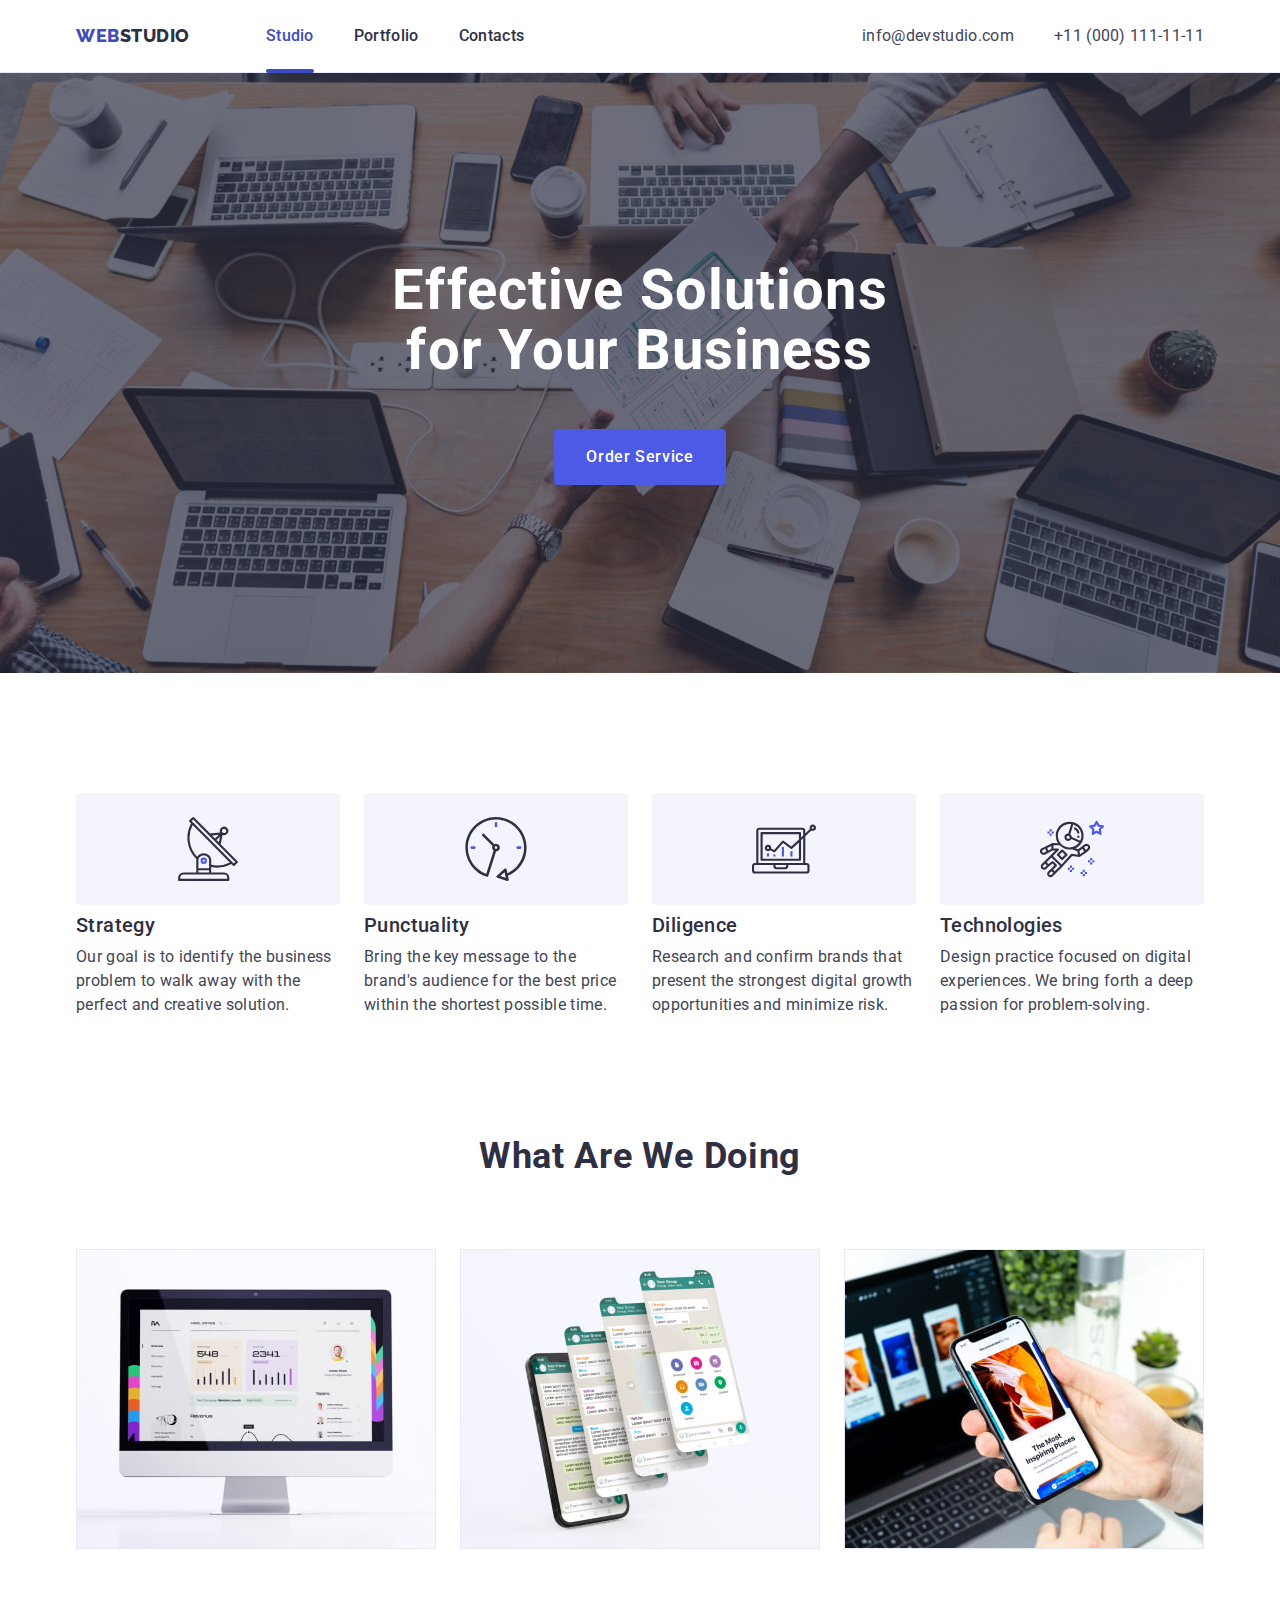
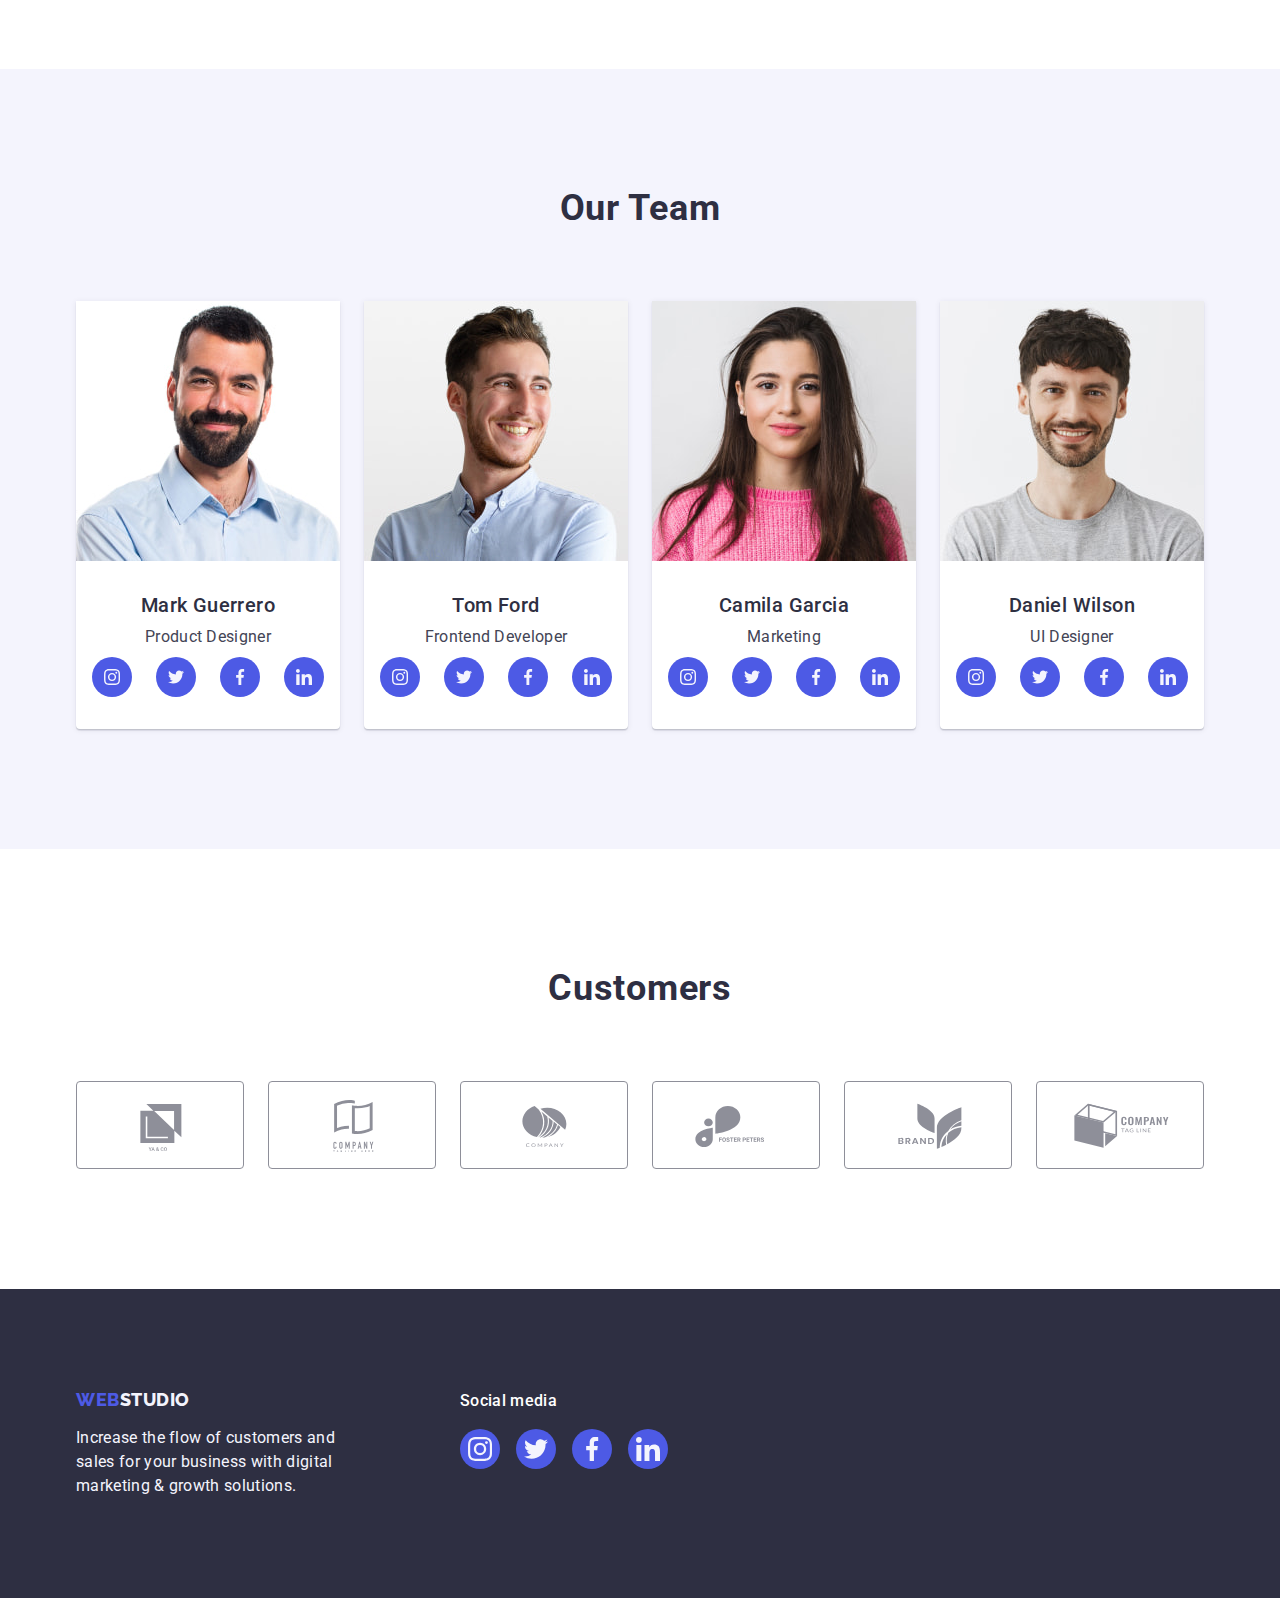
<file: index.html>
<!DOCTYPE html>
<html lang="en">
  <head>
    <meta charset="UTF-8" />
    <meta http-equiv="X-UA-Compatible" content="IE=edge" />
    <meta name="viewport" content="width=device-width, initial-scale=1.0" />

    <link rel="preconnect" href="https://fonts.googleapis.com" />
    <link rel="preconnect" href="https://fonts.gstatic.com" crossorigin />
    <link
      href="https://fonts.googleapis.com/css2?family=Raleway:wght@800&family=Roboto:wght@400;500;700&display=swap"
      rel="stylesheet"
    />

    <link
      rel="stylesheet"
      href="https://cdn.jsdelivr.net/npm/modern-normalize@2.0.0/modern-normalize.min.css"
    />

    <link rel="stylesheet" href="./css/styles.css" />

    <title>Studio</title>
  </head>
  <body>
    <!-- Header section -->
    <header class="header">
      <div class="header-container container">
        <nav class="header-nav">
          <a class="header-logo link" href="./index.html"
            >Web<span class="logo-studio">Studio</span></a
          >
          <ul class="header-ul list">
            <li>
              <a class="header-studio active link" href="./index.html"
                >Studio</a
              >
            </li>
            <li>
              <a class="header-studio link" href="./portfolio.html"
                >Portfolio</a
              >
            </li>
            <li>
              <a class="header-studio link" href="">Contacts</a>
            </li>
          </ul>
        </nav>
        <address class="address">
          <ul class="header-address list">
            <li>
              <a class="address-link link" href="mailto:info@devstudio.com"
                >info@devstudio.com</a
              >
            </li>
            <li>
              <a class="address-link link" href="tel:+110001111111"
                >+11 (000) 111-11-11</a
              >
            </li>
          </ul>
        </address>
      </div>
    </header>

    <!-- Main block -->
    <main>
      <!-- Hero section -->

      <section class="hero-background">
        <div class="container">
          <h1 class="hero-font">Effective Solutions for Your Business</h1>
          <button type="button" class="hero-button" data-modal-open>
            Order Service
          </button>
        </div>
      </section>

      <!-- Section1 -->
      <section class="section-second">
        <div class="container">
          <h2 class="visually-hidden">Our possibilities</h2>

          <ul class="line-cont list">
            <li class="strategy-cont">
              <div class="icon-container">
                <svg class="our-icon" width="64" height="64">
                  <use href="./images/icons.svg#icon-antenna"></use>
                </svg>
              </div>
              <h3 class="sectionn-list">Strategy</h3>
              <p class="textt-list">
                Our goal is to identify the business problem to walk away with
                the perfect and creative solution.
              </p>
            </li>

            <li class="strategy-cont">
              <div class="icon-container">
                <svg class="our-icon" width="64" height="64">
                  <use href="./images/icons.svg#icon-clock"></use>
                </svg>
              </div>
              <h3 class="sectionn-list">Punctuality</h3>
              <p class="textt-list">
                Bring the key message to the brand's audience for the best price
                within the shortest possible time.
              </p>
            </li>

            <li class="strategy-cont">
              <div class="icon-container">
                <svg class="our-icon" width="64" height="64">
                  <use href="./images/icons.svg#icon-diagram"></use>
                </svg>
              </div>
              <h3 class="sectionn-list">Diligence</h3>
              <p class="textt-list">
                Research and confirm brands that present the strongest digital
                growth opportunities and minimize risk.
              </p>
            </li>

            <li class="strategy-cont">
              <div class="icon-container">
                <svg class="our-icon" width="64" height="64">
                  <use href="./images/icons.svg#icon-astronaut"></use>
                </svg>
              </div>
              <h3 class="sectionn-list">Technologies</h3>
              <p class="textt-list">
                Design practice focused on digital experiences. We bring forth a
                deep passion for problem-solving.
              </p>
            </li>
          </ul>
        </div>
      </section>
      <!-- Section2 -->
      <section class="section-third">
        <div class="doing-container container">
          <h2 class="section-tittle">What are we doing</h2>
          <ul class="doing-cont list">
            <li class="block-width">
              <img
                class="block-list"
                src="./images/images/monitor.jpg"
                alt="monitor"
                width="360"
              />
            </li>
            <li class="block-width">
              <img
                class="block-list"
                src="./images/images/phone.jpg"
                alt="phone"
                width="360"
              />
            </li>
            <li class="block-width">
              <img
                class="block-list"
                src="./images/phonehand.jpg"
                alt="phone-hand"
                width="360"
              />
            </li>
          </ul>
        </div>
      </section>
      <!-- Section3 -->
      <section class="backteam">
        <div class="team-container container">
          <h2 class="section-tittle">Our Team</h2>
          <ul class="team-cont list">
            <li class="backteam-list">
              <img
                class="block-list"
                src="./images/images/mark.jpg"
                alt="Mark Guerrero"
                width="264"
              />
              <div class="name-position">
                <h3 class="name-list">Mark Guerrero</h3>
                <p class="posission-list">Product Designer</p>

                <ul class="mark-list">
                  <li class="mark-items">
                    <a class="mark-link" href="">
                      <svg class="mark-icon" width="16" height="16">
                        <use href="./images/icons.svg#icon-instagram"></use>
                      </svg>
                    </a>
                  </li>
                  <li class="mark-items">
                    <a class="mark-link" href="">
                      <svg class="mark-icon" width="16" height="16">
                        <use href="./images/icons.svg#icon-twitter"></use>
                      </svg>
                    </a>
                  </li>
                  <li class="mark-items">
                    <a class="mark-link" href="">
                      <svg class="mark-icon" width="16" height="16">
                        <use href="./images/icons.svg#icon-facebook"></use>
                      </svg>
                    </a>
                  </li>
                  <li class="mark-items">
                    <a class="mark-link" href="">
                      <svg class="mark-icon" width="16" height="16">
                        <use href="./images/icons.svg#icon-linkedin"></use>
                      </svg>
                    </a>
                  </li>
                </ul>
              </div>
            </li>
            <li class="backteam-list">
              <img
                class="block-list"
                src="./images/tom.jpg"
                alt="Tom Ford"
                width="264"
              />
              <div class="name-position">
                <h3 class="name-list">Tom Ford</h3>
                <p class="posission-list">Frontend Developer</p>

                <ul class="mark-list">
                  <li class="mark-items">
                    <a class="mark-link" href="">
                      <svg class="mark-icon" width="16" height="16">
                        <use href="./images/icons.svg#icon-instagram"></use>
                      </svg>
                    </a>
                  </li>
                  <li class="markm-items">
                    <a class="mark-link" href="">
                      <svg class="mark-icon" width="16" height="16">
                        <use href="./images/icons.svg#icon-twitter"></use>
                      </svg>
                    </a>
                  </li>
                  <li class="mark-items">
                    <a class="mark-link" href="">
                      <svg class="mark-icon" width="16" height="16">
                        <use href="./images/icons.svg#icon-facebook"></use>
                      </svg>
                    </a>
                  </li>
                  <li class="mark-items">
                    <a class="mark-link" href="">
                      <svg class="mark-icon" width="16" height="16">
                        <use href="./images/icons.svg#icon-linkedin"></use>
                      </svg>
                    </a>
                  </li>
                </ul>
              </div>
            </li>
            <li class="backteam-list">
              <img
                class="block-list"
                src="./images/camila.jpg"
                alt="Camila Garcia"
                width="264"
              />
              <div class="name-position">
                <h3 class="name-list">Camila Garcia</h3>
                <p class="posission-list">Marketing</p>

                <ul class="mark-list">
                  <li class="mark-items">
                    <a class="mark-link" href="">
                      <svg class="mark-icon" width="16" height="16">
                        <use href="./images/icons.svg#icon-instagram"></use>
                      </svg>
                    </a>
                  </li>
                  <li class="mark-items">
                    <a class="mark-link" href="">
                      <svg class="mark-icon" width="16" height="16">
                        <use href="./images/icons.svg#icon-twitter"></use>
                      </svg>
                    </a>
                  </li>
                  <li class="cmark-items">
                    <a class="mark-link" href="">
                      <svg class="mark-icon" width="16" height="16">
                        <use href="./images/icons.svg#icon-facebook"></use>
                      </svg>
                    </a>
                  </li>
                  <li class="mark-items">
                    <a class="mark-link" href="">
                      <svg class="mark-icon" width="16" height="16">
                        <use href="./images/icons.svg#icon-linkedin"></use>
                      </svg>
                    </a>
                  </li>
                </ul>
              </div>
            </li>
            <li class="backteam-list">
              <img
                class="block-list"
                src="./images/images/dan.jpg"
                alt="Daniel Wilson"
                width="264"
              />
              <div class="name-position">
                <h3 class="name-list">Daniel Wilson</h3>
                <p class="posission-list">UI Designer</p>

                <ul class="mark-list">
                  <li class="mark-items">
                    <a class="mark-link" href="">
                      <svg class="mark-icon" width="16" height="16">
                        <use href="./images/icons.svg#icon-instagram"></use>
                      </svg>
                    </a>
                  </li>
                  <li class="markn-items">
                    <a class="mark-link" href="">
                      <svg class="mark-icon" width="16" height="16">
                        <use href="./images/icons.svg#icon-twitter"></use>
                      </svg>
                    </a>
                  </li>
                  <li class="mark-items">
                    <a class="mark-link" href="">
                      <svg class="mark-icon" width="16" height="16">
                        <use href="./images/icons.svg#icon-facebook"></use>
                      </svg>
                    </a>
                  </li>
                  <li class="mark-items">
                    <a class="mark-link" href="">
                      <svg class="mark-icon" width="16" height="16">
                        <use href="./images/icons.svg#icon-linkedin"></use>
                      </svg>
                    </a>
                  </li>
                </ul>
              </div>
            </li>
          </ul>
        </div>
      </section>

      <!-- Clients section -->
      <section class="clients">
        <div class="container">
          <h2 class="section-tittle">Customers</h2>
          <ul class="clients-list">
            <li class="clients-item">
              <a class="clients-link" href="" aria-label="logo">
                <svg class="clients-icon" width="104" height="56">
                  <use href="./images/icons.svg#icon-logo"></use>
                </svg>
              </a>
            </li>
            <li class="clients-item">
              <a class="clients-link" href="" aria-label="logo-a">
                <svg class="clients-icon" width="104" height="56">
                  <use href="./images/icons.svg#icon-logo-a"></use>
                </svg>
              </a>
            </li>
            <li class="clients-item">
              <a class="clients-link" href="" aria-label="logo-b">
                <svg class="clients-icon" width="104" height="56">
                  <use href="./images/icons.svg#icon-logo-b"></use>
                </svg>
              </a>
            </li>
            <li class="clients-item">
              <a class="clients-link" href="" aria-label="logo-c">
                <svg class="clients-icon" width="104" height="56">
                  <use href="./images/icons.svg#icon-logo-c"></use>
                </svg>
              </a>
            </li>
            <li class="clients-item">
              <a class="clients-link" href="" aria-label="logo-d">
                <svg class="clients-icon" width="104" height="56">
                  <use href="./images/icons.svg#icon-logo-d"></use>
                </svg>
              </a>
            </li>
            <li class="clients-item">
              <a class="clients-link" href="" aria-label="logo-f">
                <svg class="clients-icon" width="104" height="56">
                  <use href="./images/icons.svg#icon-logo-f"></use>
                </svg>
              </a>
            </li>
          </ul>
        </div>
      </section>
    </main>
    <!-- Footer section-->
    <footer class="footer-background">
      <div class="container f-container">
        <div class="footer-container">
          <a class="footer-logo link" href="./index.html"
            >Web<span class="footer-studio">Studio</span></a
          >
          <p class="footer-text">
            Increase the flow of customers and sales for your business with
            digital marketing & growth solutions.
          </p>
        </div>
        <div class="media-block">
          <p class="icon-footer">Social media</p>
          <ul class="footer-list">
            <li class="footer-items">
              <a class="footer-link" href="">
                <svg class="footer-icon" width="24" height="24">
                  <use href="./images/icons.svg#icon-instagram"></use>
                </svg>
              </a>
            </li>
            <li class="footer-items">
              <a class="footer-link" href="">
                <svg class="footer-icon" width="24" height="24">
                  <use href="./images/icons.svg#icon-twitter"></use>
                </svg>
              </a>
            </li>
            <li class="footer-items">
              <a class="footer-link" href="">
                <svg class="footer-icon" width="24" height="24">
                  <use href="./images/icons.svg#icon-facebook"></use>
                </svg>
              </a>
            </li>
            <li class="footer-items">
              <a class="footer-link" href="">
                <svg class="footer-icon" width="24" height="24">
                  <use href="./images/icons.svg#icon-linkedin"></use>
                </svg>
              </a>
            </li>
          </ul>
        </div>
      </div>
    </footer>

    <div class="backdrop is-hidden" data-modal>
      <div class="modal">
        <button class="modal-btn" type="button" data-modal-close>
          <svg class="modal-icon" width="8" height="8">
            <use href="./images/icons.svg#icon-x"></use>
          </svg>
        </button>
      </div>
    </div>

    <script src="./js/modal.js"></script>
  </body>
</html>
</file>
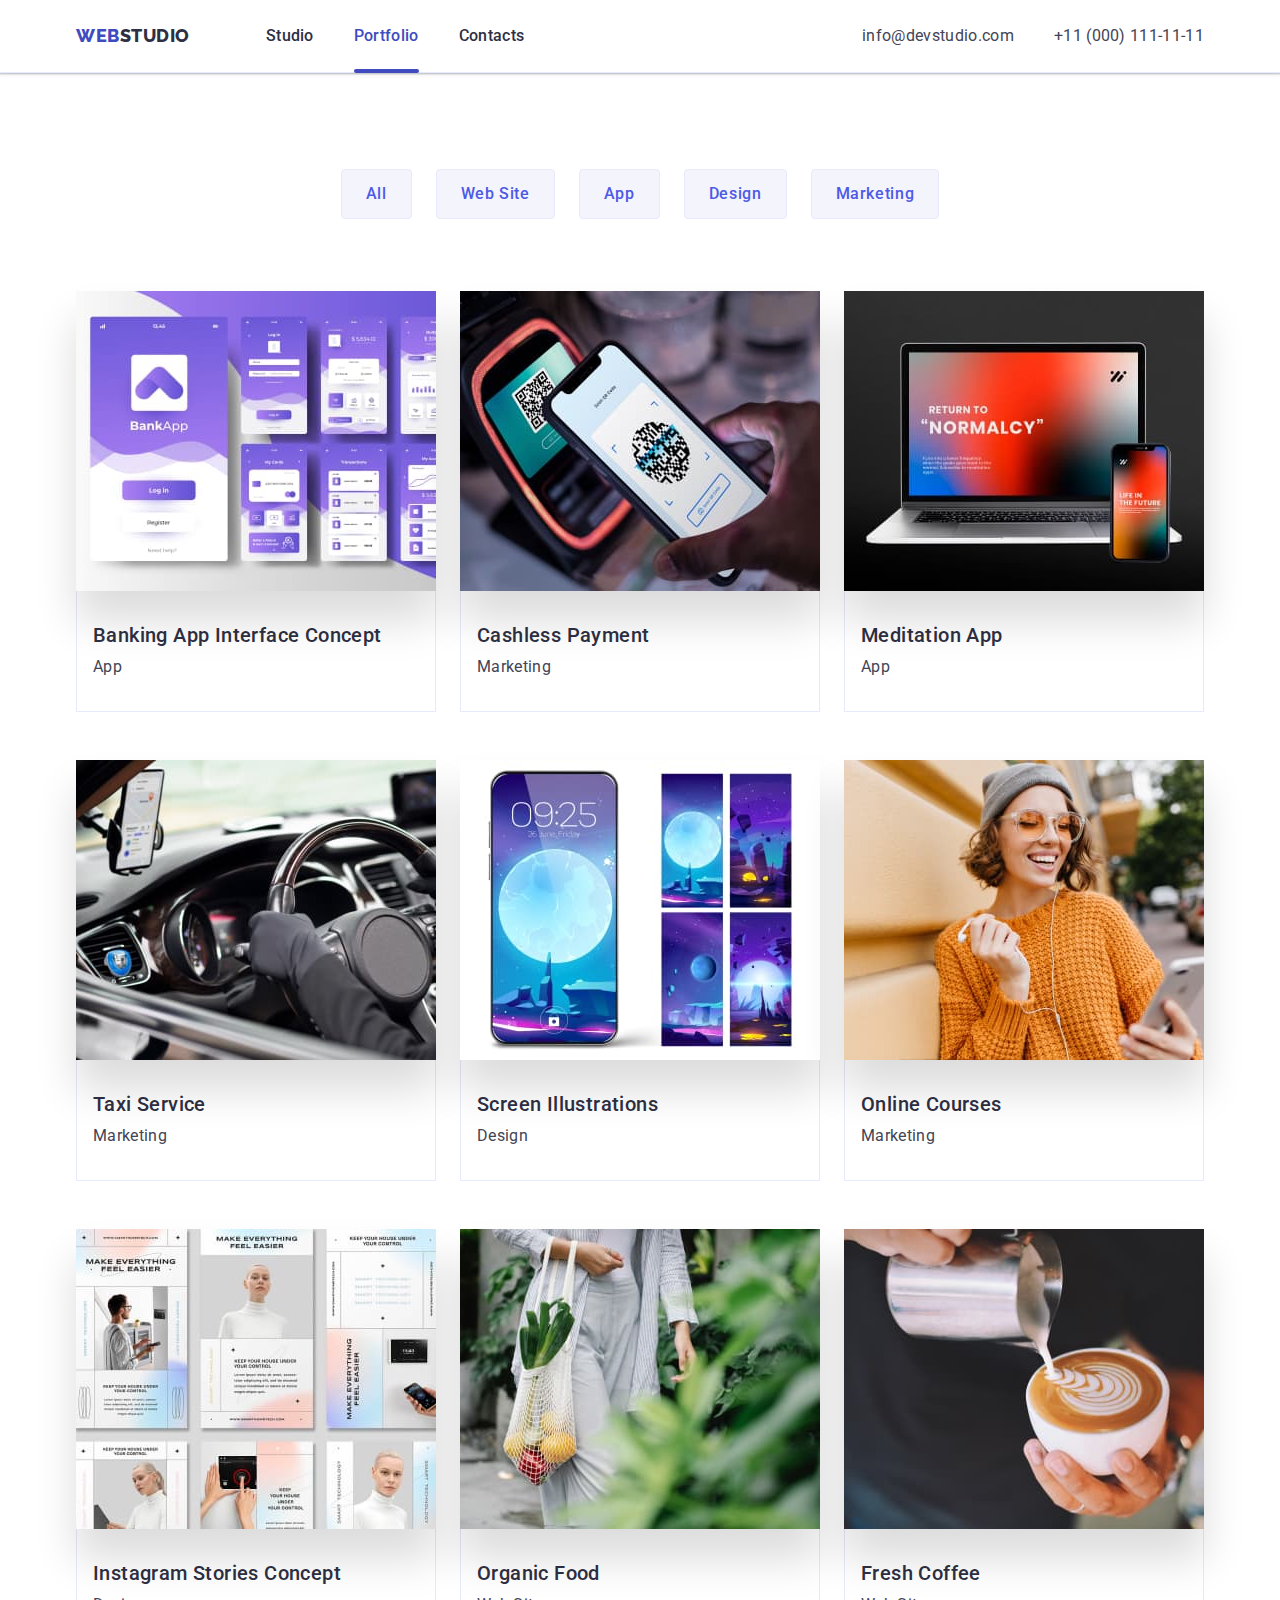
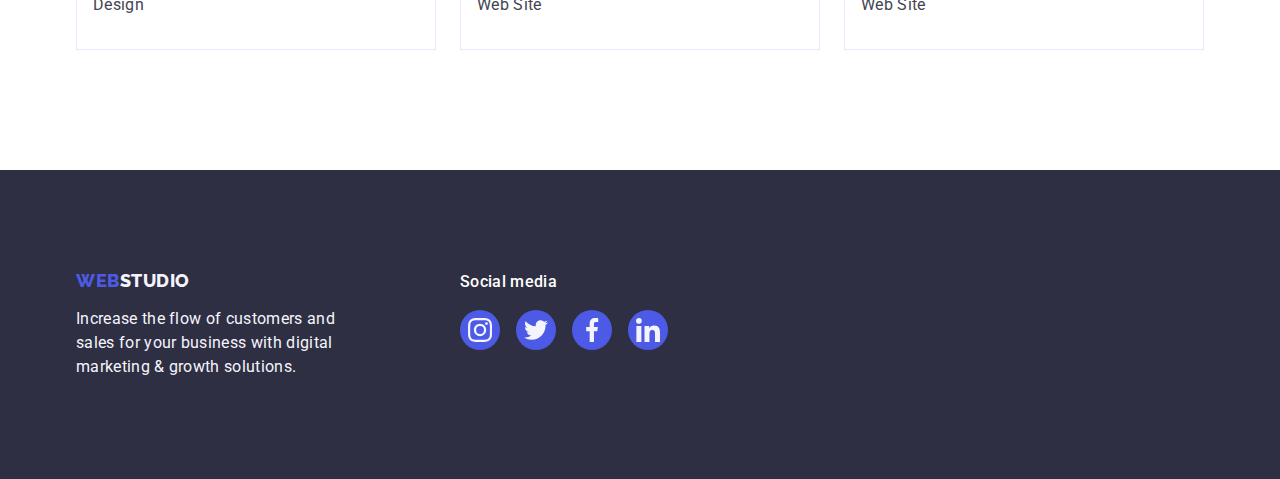
<file: portfolio.html>
<!DOCTYPE html>
<html lang="en">
  <head>
    <meta charset="UTF-8" />
    <meta
      name="viewport"
      content="width=
    , initial-scale=1.0"
    />

    <link rel="preconnect" href="https://fonts.googleapis.com" />
    <link rel="preconnect" href="https://fonts.gstatic.com" crossorigin />
    <link
      href="https://fonts.googleapis.com/css2?family=Raleway:wght@800&family=Roboto:wght@400;500;700&display=swap"
      rel="stylesheet"
    />

    <link
      rel="stylesheet"
      href="https://cdn.jsdelivr.net/npm/modern-normalize@2.0.0/modern-normalize.min.css"
    />
    <link rel="stylesheet" href="./css/styles.css" />

    <title>Portfolio</title>
  </head>

  <body>
    <!-- Header section -->
    <header class="header">
      <div class="header-container container">
        <nav class="header-nav">
          <a class="header-logo link" href="./portfolio.html"
            >Web<span class="logo-studio">Studio</span></a
          >
          <ul class="header-ul list">
            <li class="header-item">
              <a class="header-studio link" href="./index.html">Studio</a>
            </li>
            <li class="header-item">
              <a class="header-studio active link" href="./portfolio.html"
                >Portfolio</a
              >
            </li>
            <li class="header-item">
              <a class="header-studio link" href="">Contacts</a>
            </li>
          </ul>
        </nav>
        <address class="address">
          <ul class="header-address list">
            <li class="header-item">
              <a class="address-link link" href="mailto:info@devstudio.com"
                >info@devstudio.com</a
              >
            </li>
            <li class="header-item">
              <a class="address-link link" href="tel:+110001111111"
                >+11 (000) 111-11-11</a
              >
            </li>
          </ul>
        </address>
      </div>
    </header>

    <!-- Main block -->
    <main>
      <section class="mainclass">
        <div class="container">
          <h1 class="visually-hidden">Site structure</h1>
          <ul class="menu-list list">
            <li><button class="all-list" type="button">All</button></li>
            <li>
              <button class="all-list" type="button">Web Site</button>
            </li>
            <li><button class="all-list" type="button">App</button></li>
            <li>
              <button class="all-list" type="button">Design</button>
            </li>
            <li>
              <button class="all-list" type="button">Marketing</button>
            </li>
          </ul>
          <ul class="photo-list list">
            <li class="port-backphoto">
              <a class="card link" href="">
                <div class="box">
                  <img
                    class="block-list"
                    src="./images/portfolio/p1.jpg"
                    alt="Banking App Interface Concept"
                    width="360"
                  />

                  <p class="overlay">
                    14 Stylish and User-Friendly App Design Concepts · Task
                    Manager App · Calorie Tracker App · Exotic Fruit Ecommerce
                    App · Cloud Storage App
                  </p>
                </div>
                <div class="head-name">
                  <h2 class="section-maintext">
                    Banking App Interface Concept
                  </h2>
                  <p class="section-text">App</p>
                </div>
              </a>
            </li>

            <li class="port-backphoto">
              <a class="card link" href="">
                <div class="box">
                  <img
                    class="block-list"
                    src="./images/portfolio/p2.jpg"
                    alt="Cashless Payment"
                    width="360"
                  />

                  <p class="overlay">
                    14 Stylish and User-Friendly App Design Concepts · Task
                    Manager App · Calorie Tracker App · Exotic Fruit Ecommerce
                    App · Cloud Storage App
                  </p>
                </div>

                <div class="head-name">
                  <h2 class="section-maintext">Cashless Payment</h2>
                  <p class="section-text">Marketing</p>
                </div>
              </a>
            </li>

            <li class="port-backphoto">
              <a class="card link" href="">
                <div class="box">
                  <img
                    class="block-list"
                    src="./images/portfolio/p3.jpg"
                    alt="Meditation App"
                    width="360"
                  />

                  <p class="overlay">
                    14 Stylish and User-Friendly App Design Concepts · Task
                    Manager App · Calorie Tracker App · Exotic Fruit Ecommerce
                    App · Cloud Storage App
                  </p>
                </div>
                <div class="head-name">
                  <h2 class="section-maintext">Meditation App</h2>
                  <p class="section-text">App</p>
                </div>
              </a>
            </li>
            <li class="port-backphoto">
              <a class="card link" href="">
                <div class="box">
                  <img
                    class="block-list"
                    src="./images/portfolio/p4.jpg"
                    alt="Taxi Service"
                    width="360"
                  />

                  <p class="overlay">
                    14 Stylish and User-Friendly App Design Concepts · Task
                    Manager App · Calorie Tracker App · Exotic Fruit Ecommerce
                    App · Cloud Storage App
                  </p>
                </div>
                <div class="head-name">
                  <h2 class="section-maintext">Taxi Service</h2>
                  <p class="section-text">Marketing</p>
                </div>
              </a>
            </li>
            <li class="port-backphoto">
              <a class="card link" href="">
                <div class="box">
                  <img
                    class="block-list"
                    src="./images/portfolio/p5.jpg"
                    alt="Screen Illustrations"
                    width="360"
                  />

                  <p class="overlay">
                    14 Stylish and User-Friendly App Design Concepts · Task
                    Manager App · Calorie Tracker App · Exotic Fruit Ecommerce
                    App · Cloud Storage App
                  </p>
                </div>
                <div class="head-name">
                  <h2 class="section-maintext">Screen Illustrations</h2>
                  <p class="section-text">Design</p>
                </div>
              </a>
            </li>
            <li class="port-backphoto">
              <a class="card link" href="">
                <div class="box">
                  <img
                    class="block-list"
                    src="./images/portfolio/p6.jpg"
                    alt="Online Courses"
                    width="360"
                  />

                  <p class="overlay">
                    14 Stylish and User-Friendly App Design Concepts · Task
                    Manager App · Calorie Tracker App · Exotic Fruit Ecommerce
                    App · Cloud Storage App
                  </p>
                </div>
                <div class="head-name">
                  <h2 class="section-maintext">Online Courses</h2>
                  <p class="section-text">Marketing</p>
                </div>
              </a>
            </li>
            <li class="port-backphoto">
              <a class="card link" href="">
                <div class="box">
                  <img
                    class="block-list"
                    src="./images/portfolio/p7.jpg"
                    alt="Instagram Stories Concept"
                    width="360"
                  />

                  <p class="overlay">
                    14 Stylish and User-Friendly App Design Concepts · Task
                    Manager App · Calorie Tracker App · Exotic Fruit Ecommerce
                    App · Cloud Storage App
                  </p>
                </div>
                <div class="head-name">
                  <h2 class="section-maintext">Instagram Stories Concept</h2>
                  <p class="section-text">Design</p>
                </div>
              </a>
            </li>
            <li class="port-backphoto">
              <a class="card link" href="">
                <div class="box">
                  <img
                    class="block-list"
                    src="./images/portfolio/p8.jpg"
                    alt="Organic Food"
                    width="360"
                  />

                  <p class="overlay">
                    14 Stylish and User-Friendly App Design Concepts · Task
                    Manager App · Calorie Tracker App · Exotic Fruit Ecommerce
                    App · Cloud Storage App
                  </p>
                </div>
                <div class="head-name">
                  <h2 class="section-maintext">Organic Food</h2>
                  <p class="section-text">Web Site</p>
                </div>
              </a>
            </li>
            <li class="port-backphoto">
              <a class="card link" href="">
                <div class="box">
                  <img
                    class="block-list"
                    src="./images/portfolio/p9.jpg"
                    alt="Fresh Coffee"
                    width="360"
                  />

                  <p class="overlay">
                    14 Stylish and User-Friendly App Design Concepts · Task
                    Manager App · Calorie Tracker App · Exotic Fruit Ecommerce
                    App · Cloud Storage App
                  </p>
                </div>
                <div class="head-name">
                  <h2 class="section-maintext">Fresh Coffee</h2>
                  <p class="section-text">Web Site</p>
                </div>
              </a>
            </li>
          </ul>
        </div>
      </section>
    </main>

    <!-- Footer section-->
    <footer class="footer-background">
      <div class="container f-container">
        <div class="footer-container">
          <a class="footer-logo link" href="./index.html"
            >Web<span class="footer-studio">Studio</span></a
          >
          <p class="footer-text">
            Increase the flow of customers and sales for your business with
            digital marketing & growth solutions.
          </p>
        </div>
        <div class="media-block">
          <p class="icon-footer">Social media</p>
          <ul class="footer-list">
            <li class="footer-items">
              <a class="footer-link" href="">
                <svg class="footer-icon" width="24" height="24">
                  <use href="./images/icons.svg#icon-instagram"></use>
                </svg>
              </a>
            </li>
            <li class="footer-items">
              <a class="footer-link" href="">
                <svg class="footer-icon" width="24" height="24">
                  <use href="./images/icons.svg#icon-twitter"></use>
                </svg>
              </a>
            </li>
            <li class="footer-items">
              <a class="footer-link" href="">
                <svg class="footer-icon" width="24" height="24">
                  <use href="./images/icons.svg#icon-facebook"></use>
                </svg>
              </a>
            </li>
            <li class="footer-items">
              <a class="footer-link" href="">
                <svg class="footer-icon" width="24" height="24">
                  <use href="./images/icons.svg#icon-linkedin"></use>
                </svg>
              </a>
            </li>
          </ul>
        </div>
      </div>
    </footer>
  </body>
</html>
</file>
<file: css/styles.css>
/**
  |============================
  | Common styles
  |============================
*/
:root {
  --branded-color: #434455;
  --brand-color: #ffffff;
  --primary-brand-color: #4d5ae5;
  --pressed-state-color: #404bbf;
  --dark-color: #2e2f42;
  --success-color: #31d0aa;
  --subtle-text-color: #8e8f99;
  --accent-color: #e7e9fc;
  --light-cloud-color: #f4f4fd;
  --hero-background-color: #2e2f42;
  --modal-background-color: #fcfcfc;
}

body {
  font-family: Roboto, sans-serif;
  font-style: normal;
  color: #434455;
  background-color: #ffffff;
}

/**
  |============================
  | Reset
  |============================
*/
h1,
h2,
h3,
h4,
p {
  margin: 0;
}

ul,
ol {
  list-style: none;
  margin: 0;
  padding: 0;
}

.container {
  width: 1158px;
  margin-left: auto;
  margin-right: auto;
  padding-left: 15px;
  padding-right: 15px;
}

/**
  |============================
  | Header style
  |============================
*/

.header-logo {
  font-family: Raleway, sans-serif;
  font-weight: 800;
  font-size: 18px;
  line-height: 1.17;
  letter-spacing: 0.03em;
  text-transform: uppercase;
  text-decoration: none;
  margin-right: 76px;
  color: var(--pressed-state-color);
}

.header {
  border-bottom: 1px solid var(--accent-color);
  box-shadow: 0px 2px 1px rgba(46, 47, 66, 0.08),
    0px 1px 1px rgba(46, 47, 66, 0.16), 0px 1px 6px rgba(46, 47, 66, 0.08);
}

.header-container {
  display: flex;
  align-items: center;
  margin-left: auto;
}

.header-ul {
  display: flex;
  align-items: center;
  gap: 40px;
}

.header-item {
  transition: color 250ms cubic-bezier(0.4, 0, 0.2, 1);
}

.header-address {
  display: flex;
  align-items: center;
  gap: 40px;
}

.logo-studio {
  color: var(--hero-background-color);
}

.header-nav {
  display: flex;
  align-items: center;
}

.list {
  list-style: none;
}

.header-studio {
  font-weight: 500;
  font-size: 16px;
  line-height: 1.5;
  letter-spacing: 0.02em;
  color: var(--hero-background-color);
  text-decoration: none;
  padding: 24px 0;
  display: block;
  position: relative;
  transition: color 250ms cubic-bezier(0.4, 0, 0.2, 1);
}

.active::after {
  content: '';
  position: absolute;
  bottom: -1px;
  left: 0;
  display: block;
  width: 100%;
  height: 4px;
  background-color: var(--pressed-state-color);
  border-radius: 2px;
  transition: color 250ms cubic-bezier(0.4, 0, 0.2, 1);
}

.active {
  color: var(--pressed-state-color);
  transition: color 250ms cubic-bezier(0.4, 0, 0.2, 1);
}

.header-studio:hover,
.header-studio:focus {
  color: var(--pressed-state-color);
}

.link {
  text-decoration: none;
  display: block;
  transition: color 250ms cubic-bezier(0.4, 0, 0.2, 1);
}

.link:hover {
  transform: translateY(0%);
}

.address-link {
  font-style: normal;
  font-size: 16px;
  line-height: 1.5;
  letter-spacing: 0.02em;
  color: var(--branded-color);
  transition: color 250ms cubic-bezier(0.4, 0, 0.2, 1);
}

.address-link:hover,
.address-link:focus {
  color: var(--pressed-state-color);
}

.address {
  font-style: normal;
  margin-left: auto;
}

/**
  |============================
  | Main styles
  |============================
*/

.hero-font {
  color: var(--brand-color);
  font-size: 56px;
  line-height: 1.07;
  letter-spacing: 0.02em;
  margin: 0px auto 48px auto;
  max-width: 496px;
  text-align: center;
}

.hero-button {
  color: var(--brand-color);
  background-color: var(--primary-brand-color);
  font-weight: 500;
  font-size: 16px;
  line-height: 1.5;
  letter-spacing: 0.04em;
  cursor: pointer;
  display: block;
  min-width: 169px;
  height: 56px;
  border: none;
  border-radius: 4px;
  margin: 0px auto;
  padding: 16px 32px;

  transition: background-color 250ms cubic-bezier(0.4, 0, 0.2, 1);
}

.hero-background {
  background-color: var(--hero-background-color);
  padding: 188px 0;
  max-width: 1440px;
  margin: auto;

  background-image: linear-gradient(
      rgba(46, 47, 66, 0.7),
      rgba(46, 47, 66, 0.7)
    ),
    url(../images/img-name.jpg);

  background-repeat: no-repeat;
  background-position: center;
  background-size: cover;
}

.hero-button:hover,
.hero-button:focus {
  background-color: var(--pressed-state-color);
}

.line-cont {
  display: flex;
  gap: 24px;
}

.strategy-cont {
  width: calc((100% - 72px) / 4);
  border-radius: 0px 0px 4px 4px;
}

.doing-cont {
  display: flex;
  gap: 24px;
}

.team-cont {
  display: flex;
  gap: 24px;
  justify-content: center;
}

.block-width {
  width: calc((100% - 48px) / 3);
}

.backteam {
  padding: 120px 0;
  background-color: var(--light-cloud-color);
}

.list {
  list-style: none;
}

.sectionn-list {
  color: var(--hero-background-color);
  font-weight: 500;
  font-size: 20px;
  line-height: 1.2;
  letter-spacing: 0.02em;
  margin: 0 0 8px;
}
.textt-list {
  color: var(--branded-color);
  font-size: 16px;
  line-height: 1.5;
  letter-spacing: 0.02em;
  text-decoration: none;
}

.section-tittle {
  font-size: 36px;
  line-height: 1.11;
  text-align: center;
  letter-spacing: 0.02em;
  text-transform: capitalize;
  color: var(--hero-background-color);
  text-decoration: none;
  margin-bottom: 72px;
}

.section-second {
  padding: 120px 0;
}

.section-third {
  padding-bottom: 120px;
}

.name-list {
  font-weight: 500;
  font-size: 20px;
  line-height: 1.2;
  letter-spacing: 0.02em;
  color: var(--hero-background-color);
  margin-bottom: 8px;
}

.posission-list {
  font-size: 16px;
  line-height: 1.5;
  letter-spacing: 0.02em;
  color: var(--branded-color);
  margin-bottom: 8px;
}

.backteam-list {
  background-color: var(--brand-color);
  border-radius: 0px 0px 4px 4px;

  box-shadow: 0px 1px 6px rgba(46, 47, 66, 0.08),
    0px 1px 1px rgba(46, 47, 66, 0.16), 0px 2px 1px rgba(46, 47, 66, 0.08);
}

.visually-hidden {
  position: absolute;
  width: 1px;
  height: 1px;
  margin: -1px;
  border: 0;
  padding: 0;
  white-space: nowrap;
  clip-path: inset(100%);
  clip: rect(0 0 0 0);
  overflow: hidden;
}
.name-position {
  text-align: center;
  padding: 32px 0;
}

.block-list {
  display: block;
}

.icon-container {
  display: flex;
  align-items: center;
  justify-content: center;
  height: 112px;
  background-color: #f4f4fd;

  border-radius: 4px;
  margin-bottom: 8px;
}

/**
  |============================
  | Team section
  |============================
*/

.mark-list {
  display: flex;
  justify-content: center;
  gap: 24px;
}
.mark-items {
}

.mark-link {
  display: flex;
  width: 40px;
  height: 40px;
  background-color: var(--primary-brand-color);
  border-radius: 50%;
  fill: var(--light-cloud-color);
  align-items: center;
  justify-content: center;
  transition: background-color 250ms cubic-bezier(0.4, 0, 0.2, 1);
}

.mark-link:hover,
.mark-link:focus {
  background-color: var(--pressed-state-color);
  cursor: pointer;
}

/**
  |============================
  | Clients
  |============================
*/

.clients {
  padding-top: 120px;
  padding-bottom: 120px;
}

.clients-list {
  display: flex;
  justify-content: center;
  gap: 24px;
}

.clients-item {
}

.clients-link {
  justify-content: center;
  align-items: center;
  display: flex;
  width: 168px;
  height: 88px;
  color: var(--subtle-text-color);
  border: 1px solid var(--subtle-text-color);
  border-radius: 4px;
  transition: border-color 250ms cubic-bezier(0.4, 0, 0.2, 1),
    color 250ms cubic-bezier(0.4, 0, 0.2, 1);
}

.clients-link:hover,
.clients-link:focus {
  border-color: var(--pressed-state-color);
  color: var(--pressed-state-color);
}

.clients-icon {
  fill: currentColor;
}
.clients-link:hover .clients-icon {
  fill: currentColor;
}

/**
  |============================
  | Footer styles
  |============================
*/

.footer-logo {
  color: var(--primary-brand-color);
  font-family: Raleway, sans-serif;
  font-weight: 800;
  font-size: 18px;
  line-height: 1.17;
  letter-spacing: 0.03em;
  text-transform: uppercase;
  text-decoration: none;
  margin-bottom: 16px;
  display: inline-block;
}

.footer-background {
  background-color: var(--hero-background-color);
  padding-top: 100px;
  padding-bottom: 100px;
}

.footer-text {
  font-size: 16px;
  line-height: 1.5;
  letter-spacing: 0.02em;
  color: var(--light-cloud-color);
  width: 264px;
}

.footer-studio {
  color: var(--light-cloud-color);
}

.icon-footer {
  font-size: 16px;
  font-weight: 500;
  line-height: 1.5;
  letter-spacing: 0.02em;
  color: var(--brand-color);
  margin-bottom: 16px;
}

.footer-list {
  display: flex;
  justify-content: center;
  gap: 16px;
}

.footer-items {
  display: flex;
  width: 40px;
  height: 40px;
}

.footer-link {
  display: flex;

  width: 100%;
  height: 100%;
  background-color: var(--primary-brand-color);

  border-radius: 50%;
  align-items: center;
  justify-content: center;
}

.footer-link:hover,
.footer-link:focus {
  background-color: var(--success-color);
  cursor: pointer;
  transition: background-color 250ms cubic-bezier(0.4, 0, 0.2, 1);
}

.f-container {
  display: flex;
  align-items: baseline;
}

.footer-container {
  margin-right: 120px;
}

.footer-icon {
  width: 24px;
  height: 24px;
  fill: var(--light-cloud-color);
}

.media-block {
}

/**
  |============================
  | Portfolio-styles
  |============================
*/

.mainclass {
  padding-top: 96px;
  padding-bottom: 120px;
}

.all-list {
  font-weight: 500;
  font-size: 16px;
  line-height: 1.5;
  letter-spacing: 0.04em;
  color: var(--primary-brand-color);
  background-color: var(--light-cloud-color);
  cursor: pointer;
  padding: 12px 24px;
  border: 1px solid var(--accent-color);
  border-radius: 4px;
  transition-property: color, background-color, border-color, box-shadow;
  transition-duration: 250ms;
  transition-timing-function: cubic-bezier(0.4, 0, 0.2, 1);
}

.all-list:hover,
.all-list:focus {
  color: var(--brand-color);
  background-color: var(--pressed-state-color);
  border: 1px solid transparent;
  box-shadow: 0px 3px 1px rgba(0, 0, 0, 0.1), 0px 2px 1px rgba(0, 0, 0, 0.08),
    0px 2px 2px rgba(0, 0, 0, 0.12);
}

.menu-list {
  display: flex;
  gap: 24px;
  margin-bottom: 72px;
  justify-content: center;
}

.photo-list {
  display: flex;
  gap: 24px;
  flex-wrap: wrap;
  column-gap: 24px;
  row-gap: 48px;
}

.head-name {
  padding: 32px 16px;
  text-align: left;
  border: 1px solid var(--accent-color);
  border-top: none;
}

.section-maintext {
  color: var(--hero-background-color);
  font-weight: 500;
  font-size: 20px;
  line-height: 1.2;
  letter-spacing: 0.02em;
  text-decoration: none;
  margin-bottom: 8px;
}

.section-text {
  color: var(--branded-color);
  font-size: 16px;
  line-height: 1.5;
  text-decoration: none;
  letter-spacing: 0.02em;
}

.list {
  list-style: none;
}

.port-backphoto {
  background-color: var(--brand-color);
  width: calc((100% - 48px) / 3);
  transition: box-shadow 250ms cubic-bezier(0.4, 0, 0.2, 1);
}

.card {
  transition: box-shadow 250ms cubic-bezier(0.4, 0, 0.2, 1);
}

.card:hover,
card:focus {
  box-shadow: 0px 1px 6px rgba(46, 47, 66, 0.08),
    0px 1px 1px rgba(46, 47, 66, 0.16), 0px 2px 1px rgba(46, 47, 66, 0.08);
  transition: box-shadow 250ms cubic-bezier(0.4, 0, 0.2, 1);
}

.box {
  position: relative;
  width: 360px;
  margin: 0 auto;
  text-align: center;
  overflow: hidden;
  transition-property: color, background-color, border-color, box-shadow;
  transition-duration: 250ms;
  transition-timing-function: cubic-bezier(0.4, 0, 0.2, 1);
  box-shadow: 0px 30px 40px 0px rgba(0, 0, 0, 0.14);
}

.overlay {
  font-size: 16px;
  letter-spacing: 0.02em;
  color: var(--light-cloud-color);
  position: absolute;
  top: 0;
  line-height: 1.5;
  padding: 40px 32px;

  width: 100%;
  height: 100%;
  background-color: var(--primary-brand-color);
  transform: translatey(100%);
  transition: transform 250ms cubic-bezier(0.4, 0, 0.2, 1);
}

.box:hover .overlay,
.box:focus .overlay {
  transform: translatex(0);
  box-shadow: 0px 30px 40px 0px rgba(0, 0, 0, 0.14);
}

.media-block {
  align-items: baseline;
  margin-right: 120px;
}

/**
  |============================
  | Modal section
  |============================
*/

.backdrop {
  position: fixed;
  top: 0;
  left: 0;
  width: 100%;
  height: 100%;
  transition: opacity 250ms cubic-bezier(0.4, 0, 0.2, 1),
    visibility 250ms cubic-bezier(0.4, 0, 0.2, 1);
  background: var(--navyblue-modal, rgba(46, 47, 66, 0.4));
}

.backdrop.is-hidden {
  display: none;
}

.is-hidden {
  opacity: 0;
  visibility: hidden;
  pointer-events: none;
}

.modal {
  position: absolute;
  top: 50%;
  left: 50%;
  transform: translateX(-50%) translateY(-50%);
  width: 408px;

  min-height: 584px;
  background: var(--modal-background-color);
  box-shadow: 0px 1px 1px rgba(0, 0, 0, 0.14), 0px 1px 3px rgba(0, 0, 0, 0.12),
    0px 2px 1px rgba(0, 0, 0, 0.2);

  border-radius: 4px;
  transition: transform 250ms cubic-bezier(0.4, 0, 0.2, 1);
}

.modal-btn {
  position: absolute;
  top: 24px;
  right: 24px;
  width: 24px;
  height: 24px;
  display: flex;
  align-items: center;
  justify-content: center;
  padding: 8px;
  border-radius: 50%;
  color: var(--accent-color);
  background-color: var(--accent-color);
  cursor: pointer;
  border: 1px solid rgba(0, 0, 0, 0.1);
  padding: 0;
  transition: background-color 250ms cubic-bezier(0.4, 0, 0.2, 1),
    border 250ms cubic-bezier(0.4, 0, 0.2, 1);
}

.modal-btn:hover .modal-icon,
.modal-btn:focus .modal-icon {
  border: none;
  fill: var(--brand-color);
}

.modal-icon {
  color: var(--hero-background-color);
  fill: currentColor;
  width: 8px;
  height: 8px;
  transition: fill 250ms cubic-bezier(0.4, 0, 0.2, 1);
}

.modal-btn:hover,
.modal-btn:focus {
  background-color: var(--pressed-state-color);
  border: none;
}
</file>
